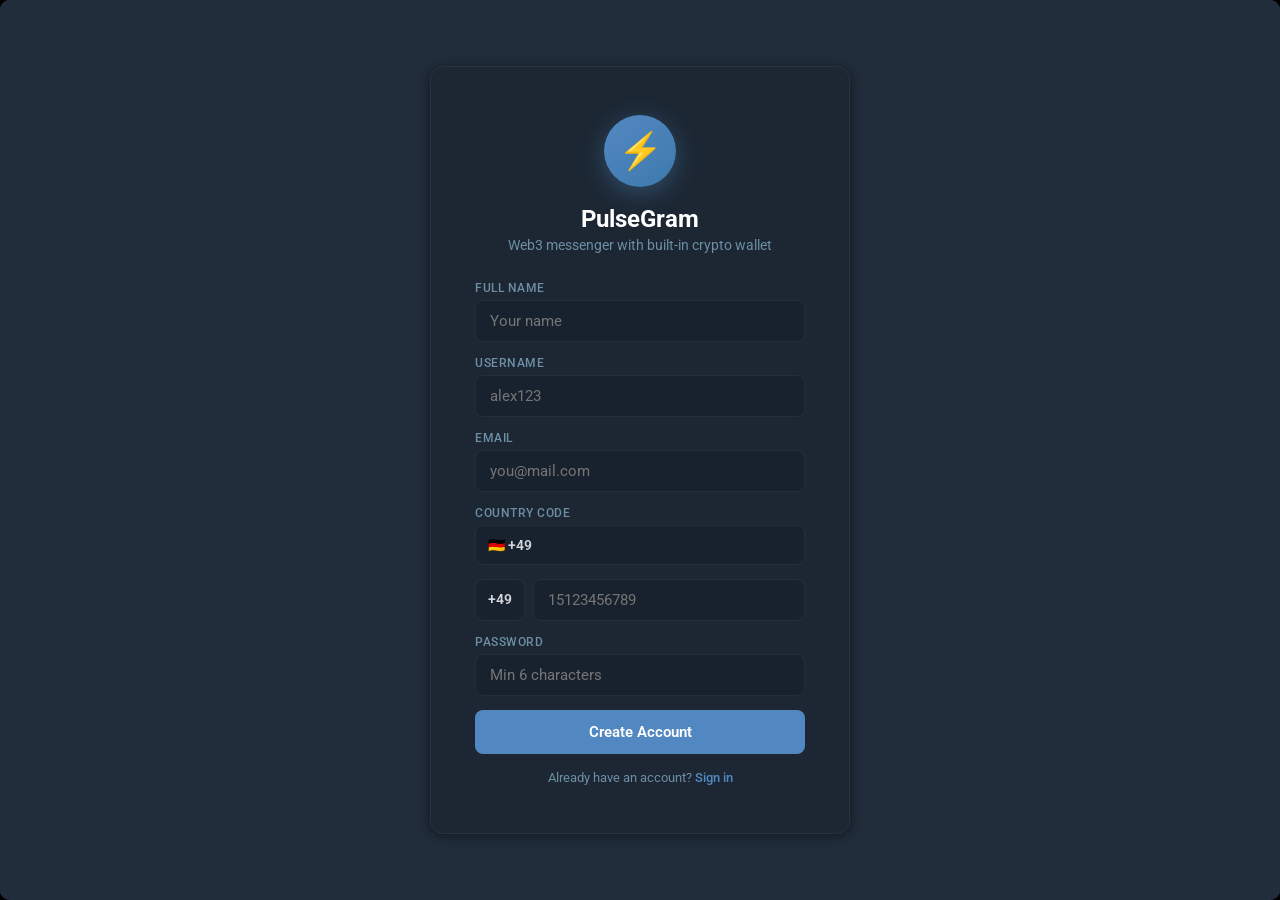
<file: PulseGram.html>
<!DOCTYPE html>
<html lang="en">
<head>
<meta charset="UTF-8">
<meta name="viewport" content="width=device-width, initial-scale=1.0">
<title>PulseGram</title>
<style>
@import url('https://fonts.googleapis.com/css2?family=Roboto:wght@300;400;500;700&display=swap');

/* ===== TELEGRAM DARK THEME EXACT COLORS ===== */
:root {
  --tg-bg: #212d3b;
  --tg-sidebar: #1c2733;
  --tg-sidebar-header: #1f2d3d;
  --tg-chat-bg: #0e1621;
  --tg-chat-header: #1f2d3d;
  --tg-bubble-in: #182533;
  --tg-bubble-out: #2b5278;
  --tg-input-bg: #1c2733;
  --tg-input-field: #18222e;
  --tg-text: #d1d5db;
  --tg-text-secondary: #6d8ea4;
  --tg-text-muted: #4a6278;
  --tg-accent: #5288c1;
  --tg-accent2: #3e7aad;
  --tg-green: #4dcd5e;
  --tg-red: #e53935;
  --tg-yellow: #f9a825;
  --tg-white: #ffffff;
  --tg-border: rgba(255,255,255,0.05);
  --tg-hover: rgba(255,255,255,0.05);
  --tg-active: rgba(82,136,193,0.2);
  --tg-divider: rgba(255,255,255,0.04);
  --tg-shadow: 0 2px 12px rgba(0,0,0,0.5);
  --tg-modal-bg: #1c2733;
  --tg-search-bg: #1b2838;
  --tg-icon: #5288c1;
}

body.light {
  --tg-bg: #f0f0f0;
  --tg-sidebar: #ffffff;
  --tg-sidebar-header: #517da2;
  --tg-chat-bg: #c8d5db;
  --tg-chat-header: #517da2;
  --tg-bubble-in: #ffffff;
  --tg-bubble-out: #eeffde;
  --tg-input-bg: #ffffff;
  --tg-input-field: #ffffff;
  --tg-text: #000000;
  --tg-text-secondary: #939ba2;
  --tg-text-muted: #b0bec5;
  --tg-accent: #2481cc;
  --tg-accent2: #1a6fad;
  --tg-border: rgba(0,0,0,0.08);
  --tg-hover: rgba(0,0,0,0.04);
  --tg-active: rgba(36,129,204,0.12);
  --tg-divider: rgba(0,0,0,0.06);
  --tg-shadow: 0 2px 12px rgba(0,0,0,0.15);
  --tg-modal-bg: #ffffff;
  --tg-search-bg: #e8eaed;
  --tg-icon: #2481cc;
}

* { margin:0; padding:0; box-sizing:border-box; }
html, body { height:100%; overflow:hidden; }

body {
  font-family: 'Roboto', -apple-system, BlinkMacSystemFont, sans-serif;
  background: #000;
  display: flex; align-items: center; justify-content: center;
  color: var(--tg-text);
  user-select: none;
}

.app {
  width: 100vw; height: 100vh;
  max-width: 1440px; max-height: 900px;
  background: var(--tg-bg);
  border-radius: 10px;
  overflow: hidden;
  display: flex;
  box-shadow: 0 0 100px rgba(0,0,0,0.9);
  position: relative;
}

/* ===================================
   LOGIN
=================================== */
.login-wrap {
  position: absolute; inset: 0; z-index: 900;
  background: var(--tg-bg);
  display: flex; align-items: center; justify-content: center;
  transition: opacity 0.3s;
}
.login-wrap.gone { opacity:0; pointer-events:none; }

.login-box {
  background: var(--tg-modal-bg);
  border-radius: 14px;
  padding: 48px 44px;
  width: 420px; max-width: 95vw;
  border: 1px solid var(--tg-border);
  box-shadow: var(--tg-shadow);
  animation: fadeSlide .35s ease;
}
@keyframes fadeSlide { from{opacity:0;transform:translateY(18px)} to{opacity:1;transform:none} }

.login-logo {
  width: 72px; height: 72px; border-radius: 50%;
  background: linear-gradient(145deg,#5288c1,#3e7aad);
  display: flex; align-items: center; justify-content: center;
  margin: 0 auto 18px;
  font-size: 36px;
  box-shadow: 0 6px 24px rgba(82,136,193,0.4);
}
.login-title { text-align:center; font-size:24px; font-weight:700; color:var(--tg-white); margin-bottom:4px; }
.login-subtitle { text-align:center; font-size:14px; color:var(--tg-text-secondary); margin-bottom:28px; }

.lf { margin-bottom:14px; }
.lf label { display:block; font-size:12px; font-weight:500; color:var(--tg-text-secondary); margin-bottom:5px; text-transform:uppercase; letter-spacing:.5px; }
.lf input {
  width:100%; padding:11px 14px;
  background: var(--tg-input-field); border: 1.5px solid var(--tg-border);
  border-radius:8px; color:var(--tg-text); font-size:15px;
  font-family:inherit; outline:none; transition:.2s;
}
.lf input:focus { border-color: var(--tg-accent); box-shadow: 0 0 0 3px rgba(82,136,193,.18); }
.lf .lerr { font-size:11px; color:var(--tg-red); margin-top:4px; display:none; }

.phone-row { display:flex; gap:8px; }
.cc-btn {
  background: var(--tg-input-field); border:1.5px solid var(--tg-border);
  border-radius:8px; padding:11px 12px; color:var(--tg-text); font-size:14px;
  font-weight:600; cursor:pointer; white-space:nowrap; transition:.2s; position:relative;
}
.cc-btn:hover { border-color:var(--tg-accent); }

.cc-list {
  position:absolute; top:calc(100% + 4px); left:0;
  background: var(--tg-modal-bg); border:1px solid var(--tg-border);
  border-radius:10px; min-width:200px; max-height:220px;
  overflow-y:auto; z-index:999; box-shadow:var(--tg-shadow);
  display:none;
}
.cc-list.show { display:block; }
.cc-item { padding:10px 14px; font-size:13px; cursor:pointer; display:flex; gap:8px; }
.cc-item:hover { background:var(--tg-hover); }

.tg-btn {
  width:100%; padding:13px; background:var(--tg-accent); color:#fff;
  border:none; border-radius:8px; font-size:15px; font-weight:600;
  cursor:pointer; font-family:inherit; transition:.2s; margin-top:4px;
  display:flex; align-items:center; justify-content:center; gap:8px;
}
.tg-btn:hover { background:var(--tg-accent2); }
.tg-btn:active { transform:scale(.98); }
.tg-btn.ghost { background:var(--tg-hover); color:var(--tg-text); margin-top:8px; }
.tg-btn.ghost:hover { background:rgba(255,255,255,.08); }
.login-switch { text-align:center; margin-top:16px; font-size:13px; color:var(--tg-text-secondary); }
.login-switch a { color:var(--tg-accent); cursor:pointer; font-weight:500; }

/* ===================================
   SIDEBAR
=================================== */
.sidebar {
  width: 320px; min-width:280px;
  background: var(--tg-sidebar);
  display: flex; flex-direction:column;
  border-right: 1px solid var(--tg-border);
  flex-shrink:0;
  position:relative; z-index:10;
}

.sb-header {
  background: var(--tg-sidebar-header);
  padding: 8px 12px;
  display: flex; align-items:center; gap:8px;
  border-bottom: 1px solid var(--tg-border);
  min-height:56px;
}

.hamburger {
  width:40px; height:40px; border-radius:50%;
  background:transparent; border:none; color:var(--tg-white);
  cursor:pointer; font-size:18px; display:flex; align-items:center; justify-content:center;
  flex-shrink:0; transition:.15s; position:relative;
}
.hamburger:hover { background:rgba(255,255,255,.1); }

.sb-search-wrap {
  flex:1;
  background: rgba(255,255,255,.08);
  border-radius:22px;
  display:flex; align-items:center; gap:6px;
  padding:0 12px;
}
.light .sb-search-wrap { background: rgba(0,0,0,.08); }
.sb-search-wrap input {
  flex:1; background:transparent; border:none; padding:9px 0;
  color:var(--tg-white); font-size:14px; outline:none; font-family:inherit;
}
.light .sb-search-wrap input { color: #000; }
.sb-search-wrap input::placeholder { color:rgba(255,255,255,.5); }
.light .sb-search-wrap input::placeholder { color:rgba(0,0,0,.4); }
.sb-search-icon { color:rgba(255,255,255,.5); font-size:15px; flex-shrink:0; }
.light .sb-search-icon { color:rgba(0,0,0,.4); }
.sb-search-wrap input:focus { outline:none; }

.chat-list-wrap { flex:1; overflow-y:auto; }
.chat-list-wrap::-webkit-scrollbar { width:3px; }
.chat-list-wrap::-webkit-scrollbar-thumb { background:rgba(255,255,255,.08); border-radius:2px; }

.chat-item {
  display:flex; align-items:center; gap:10px;
  padding:8px 14px; cursor:pointer; transition:.12s;
  position:relative;
}
.chat-item:hover { background:var(--tg-hover); }
.chat-item.active { background:var(--tg-active); }
.light .chat-item.active { background: rgba(36,129,204,.15); }

.ci-avatar {
  width:50px; height:50px; border-radius:50%; flex-shrink:0;
  display:flex; align-items:center; justify-content:center;
  font-weight:700; color:#fff; font-size:20px; position:relative;
}
.ci-online {
  width:11px; height:11px; border-radius:50%; background:var(--tg-green);
  position:absolute; bottom:1px; right:1px;
  border:2px solid var(--tg-sidebar);
}
.ci-body { flex:1; min-width:0; }
.ci-row1 { display:flex; justify-content:space-between; align-items:baseline; margin-bottom:2px; }
.ci-name { font-weight:500; font-size:15px; color:var(--tg-text); white-space:nowrap; overflow:hidden; text-overflow:ellipsis; max-width:180px; }
.ci-time { font-size:12px; color:var(--tg-text-secondary); flex-shrink:0; margin-left:4px; }
.ci-row2 { display:flex; justify-content:space-between; align-items:center; }
.ci-preview { font-size:14px; color:var(--tg-text-secondary); white-space:nowrap; overflow:hidden; text-overflow:ellipsis; max-width:190px; }
.ci-badge {
  background:var(--tg-accent); color:#fff; border-radius:12px;
  padding:1px 7px; font-size:11px; font-weight:600; flex-shrink:0; margin-left:4px;
}
.ci-badge.muted { background:var(--tg-text-muted); }
.ci-pin { color:var(--tg-text-muted); font-size:13px; margin-left:4px; }
.ci-muted-icon { color:var(--tg-text-muted); font-size:13px; }

/* ===================================
   MENU (LEFT DRAWER)
=================================== */
.drawer {
  position:absolute; top:0; left:0; bottom:0; width:280px;
  background:var(--tg-sidebar); z-index:50;
  transform:translateX(-100%); transition:transform .25s ease;
  box-shadow:4px 0 20px rgba(0,0,0,.4);
  display:flex; flex-direction:column;
}
.drawer.open { transform:translateX(0); }
.drawer-overlay {
  position:absolute; inset:0; background:rgba(0,0,0,.4); z-index:49;
  display:none; backdrop-filter:blur(1px);
}
.drawer-overlay.show { display:block; }

.drawer-profile {
  background:linear-gradient(145deg,#3e7aad,#2c5a8a);
  padding:20px 18px 14px;
}
.drawer-av {
  width:60px; height:60px; border-radius:50%;
  background:rgba(255,255,255,.2);
  display:flex; align-items:center; justify-content:center;
  font-weight:700; font-size:26px; color:#fff; margin-bottom:10px;
}
.drawer-name { font-size:16px; font-weight:600; color:#fff; }
.drawer-phone { font-size:13px; color:rgba(255,255,255,.75); margin-top:2px; }
.drawer-online { font-size:12px; color:rgba(255,255,255,.6); margin-top:2px; }

.drawer-menu { flex:1; overflow-y:auto; padding:6px 0; }
.dm-item {
  display:flex; align-items:center; gap:16px; padding:14px 18px;
  cursor:pointer; transition:.12s; font-size:15px; color:var(--tg-text);
}
.dm-item:hover { background:var(--tg-hover); }
.dm-icon { font-size:20px; width:24px; text-align:center; color:var(--tg-icon); }
.dm-sep { height:1px; background:var(--tg-divider); margin:6px 0; }

/* ===================================
   CHAT AREA
=================================== */
.chat-area {
  flex:1; display:flex; flex-direction:column;
  background:var(--tg-chat-bg);
  min-width:0; position:relative;
}

/* Chat background pattern */
.chat-area::before {
  content:''; position:absolute; inset:0; opacity:.04;
  background-image: radial-gradient(circle, rgba(82,136,193,.8) 1px, transparent 1px);
  background-size: 24px 24px;
  pointer-events:none; z-index:0;
}
.light .chat-area::before { opacity:.08; }

.no-chat {
  flex:1; display:flex; flex-direction:column;
  align-items:center; justify-content:center;
  color:var(--tg-text-secondary); z-index:1; gap:12px;
}
.no-chat-icon {
  width:96px; height:96px; border-radius:50%;
  background:rgba(82,136,193,.12);
  display:flex; align-items:center; justify-content:center; font-size:44px;
}
.no-chat h3 { font-size:20px; font-weight:400; color:var(--tg-text-secondary); }
.no-chat p { font-size:14px; color:var(--tg-text-muted); }

/* CHAT HEADER */
.chat-header {
  background: var(--tg-chat-header);
  padding: 8px 14px;
  display:flex; align-items:center; gap:10px;
  border-bottom:1px solid var(--tg-border);
  min-height:56px; z-index:2; flex-shrink:0;
}
.ch-back {
  display:none;
  background:none; border:none; color:var(--tg-white);
  font-size:22px; cursor:pointer; padding:4px;
}
.ch-user { display:flex; align-items:center; gap:10px; flex:1; cursor:pointer; min-width:0; }
.ch-av {
  width:38px; height:38px; border-radius:50%;
  display:flex; align-items:center; justify-content:center;
  font-weight:700; color:#fff; font-size:16px; flex-shrink:0;
}
.ch-name { font-weight:500; font-size:16px; color:var(--tg-white); }
.ch-status { font-size:13px; color:rgba(255,255,255,.6); margin-top:1px; }
.light .ch-name { color:#fff; }

.ch-actions { display:flex; gap:2px; }
.icon-btn {
  width:38px; height:38px; border-radius:50%;
  background:transparent; border:none; color:var(--tg-white);
  cursor:pointer; font-size:18px; display:flex; align-items:center; justify-content:center;
  transition:.12s;
}
.icon-btn:hover { background:rgba(255,255,255,.1); }
.icon-btn svg { width:20px; height:20px; fill:none; stroke:currentColor; stroke-width:1.8; stroke-linecap:round; stroke-linejoin:round; }

/* MSG SEARCH BAR */
.msg-search-bar {
  background:var(--tg-chat-header);
  padding:6px 14px;
  border-bottom:1px solid var(--tg-border);
  display:none; z-index:2; flex-shrink:0;
}
.msg-search-bar.show { display:flex; align-items:center; gap:8px; }
.msg-search-bar input {
  flex:1; background:rgba(255,255,255,.08); border:none; border-radius:20px;
  padding:8px 14px; color:var(--tg-white); font-size:14px; outline:none; font-family:inherit;
}
.light .msg-search-bar input { background:rgba(0,0,0,.08); color:#000; }
.msg-search-bar input::placeholder { color:rgba(255,255,255,.4); }
.light .msg-search-bar input::placeholder { color:rgba(0,0,0,.3); }
.msg-search-nav { display:flex; gap:4px; align-items:center; }
.search-nav-btn {
  background:none; border:none; color:rgba(255,255,255,.6); cursor:pointer;
  font-size:18px; padding:4px; border-radius:4px; transition:.12s;
}
.search-nav-btn:hover { color:#fff; }
.search-counter { font-size:12px; color:rgba(255,255,255,.5); min-width:40px; text-align:center; }

/* MESSAGES */
.messages-wrap {
  flex:1; overflow-y:auto; padding:12px 24px;
  display:flex; flex-direction:column; gap:2px;
  z-index:1; position:relative;
}
.messages-wrap::-webkit-scrollbar { width:4px; }
.messages-wrap::-webkit-scrollbar-thumb { background:rgba(255,255,255,.08); border-radius:2px; }

.date-sep { text-align:center; margin:10px 0; }
.date-sep span {
  background:rgba(0,0,0,.3); color:rgba(255,255,255,.7);
  border-radius:12px; padding:4px 12px; font-size:12px;
}
.light .date-sep span { background:rgba(255,255,255,.7); color:#555; }

.msg-row { display:flex; margin-bottom:2px; }
.msg-row.out { justify-content:flex-end; }
.msg-row + .msg-row.in .bubble { border-top-left-radius:4px; }
.msg-row + .msg-row.out .bubble { border-top-right-radius:4px; }

.bubble {
  max-width:65%; padding:8px 12px;
  border-radius:16px; position:relative;
  word-break:break-word; line-height:1.5;
  font-size:15px; cursor:pointer;
  animation:popIn .15s ease;
}
@keyframes popIn { from{opacity:0;transform:scale(.97) translateY(4px)} }

.bubble.in {
  background:var(--tg-bubble-in);
  border-bottom-left-radius:4px;
  color:var(--tg-text);
}
.bubble.out {
  background:var(--tg-bubble-out);
  border-bottom-right-radius:4px;
  color:#e8e8e8;
}
.light .bubble.in { background:#fff; color:#000; }
.light .bubble.out { background:#eeffde; color:#000; }

.bubble.gift {
  background:linear-gradient(135deg,#2b5278,#1a3a5c);
  text-align:center; padding:16px 20px; min-width:160px;
}
.light .bubble.gift { background:linear-gradient(135deg,#3390ec,#1e6fca); }
.gift-emoji { font-size:44px; display:block; margin-bottom:6px; }
.gift-label { font-size:13px; color:rgba(255,255,255,.8); margin-bottom:4px; }

.bubble-footer {
  display:flex; align-items:center; justify-content:flex-end; gap:4px;
  margin-top:4px;
}
.b-time { font-size:12px; color:var(--tg-text-muted); }
.bubble.out .b-time { color:rgba(255,255,255,.5); }
.light .bubble.out .b-time { color:rgba(0,128,0,.5); }
.b-ticks { font-size:14px; color:var(--tg-accent); }
.light .b-ticks { color:#4caf50; }

.sender-name { font-size:13px; font-weight:500; margin-bottom:2px; }

/* Typing indicator */
.typing-wrap {
  padding:4px 24px; display:none; align-items:center; gap:8px; z-index:1; flex-shrink:0;
}
.typing-wrap.show { display:flex; }
.typing-bubble {
  background:var(--tg-bubble-in); border-radius:14px; padding:10px 14px;
  display:flex; align-items:center; gap:3px;
}
.t-dot { width:7px; height:7px; border-radius:50%; background:var(--tg-text-secondary); animation:tDot 1.3s infinite; }
.t-dot:nth-child(2) { animation-delay:.2s; }
.t-dot:nth-child(3) { animation-delay:.4s; }
@keyframes tDot { 0%,60%,100%{transform:translateY(0)} 30%{transform:translateY(-5px)} }
.typing-label { font-size:13px; color:var(--tg-text-secondary); }

/* INPUT AREA */
.input-area {
  background:var(--tg-input-bg);
  border-top:1px solid var(--tg-border);
  padding:8px 12px;
  display:flex; align-items:flex-end; gap:6px;
  z-index:2; flex-shrink:0;
}
.input-left { display:flex; gap:2px; }
.input-right { display:flex; gap:2px; }

.ia-btn {
  width:42px; height:42px; border-radius:50%;
  background:transparent; border:none; color:var(--tg-text-secondary);
  cursor:pointer; font-size:22px; display:flex; align-items:center; justify-content:center;
  transition:.12s; flex-shrink:0;
}
.ia-btn:hover { color:var(--tg-accent); background:var(--tg-hover); }

.input-field-wrap {
  flex:1; background:var(--tg-input-field);
  border-radius:22px; display:flex; align-items:flex-end;
  padding:6px 14px; gap:8px;
  border:1px solid var(--tg-border);
  transition:.2s;
}
.input-field-wrap:focus-within { border-color:rgba(82,136,193,.4); }

.msg-input {
  flex:1; background:transparent; border:none; resize:none;
  color:var(--tg-text); font-size:15px; font-family:inherit;
  outline:none; line-height:1.5; max-height:140px; padding:3px 0;
}
.msg-input::placeholder { color:var(--tg-text-muted); }

.send-btn {
  width:46px; height:46px; border-radius:50%;
  background:var(--tg-accent); border:none; color:#fff;
  cursor:pointer; display:flex; align-items:center; justify-content:center;
  transition:.2s; flex-shrink:0;
}
.send-btn:hover { background:var(--tg-accent2); transform:scale(1.05); }
.send-btn:active { transform:scale(.95); }
.send-btn svg { width:22px; height:22px; fill:none; stroke:#fff; stroke-width:2; stroke-linecap:round; stroke-linejoin:round; }

/* Emoji panel */
.emoji-panel {
  position:absolute; bottom:68px; left:60px;
  background:var(--tg-modal-bg); border:1px solid var(--tg-border);
  border-radius:14px; padding:10px; z-index:50;
  display:none; flex-wrap:wrap; width:280px; gap:2px;
  box-shadow:var(--tg-shadow);
}
.emoji-panel.show { display:flex; }
.em-item {
  width:36px; height:36px; display:flex; align-items:center; justify-content:center;
  border-radius:8px; cursor:pointer; font-size:22px; transition:.1s;
}
.em-item:hover { background:var(--tg-hover); transform:scale(1.2); }

/* ===================================
   RIGHT PANEL (Profile)
=================================== */
.right-panel {
  width:0; background:var(--tg-sidebar);
  border-left:1px solid var(--tg-border);
  display:flex; flex-direction:column;
  overflow:hidden; transition:width .25s ease; flex-shrink:0;
}
.right-panel.open { width:280px; }

.rp-header {
  background:var(--tg-sidebar-header);
  padding:10px 14px; border-bottom:1px solid var(--tg-border);
  display:flex; align-items:center; gap:10px; min-height:56px;
}
.rp-title { font-size:16px; font-weight:500; color:var(--tg-white); flex:1; }
.rp-close {
  background:none; border:none; color:rgba(255,255,255,.7); cursor:pointer;
  font-size:20px; padding:4px; border-radius:50%; transition:.12s;
}
.rp-close:hover { background:rgba(255,255,255,.1); }

.rp-cover {
  height:120px;
  background:linear-gradient(145deg,#3e7aad,#2c5a8a);
  position:relative; flex-shrink:0;
}
.rp-av-wrap { position:absolute; bottom:-36px; left:50%; transform:translateX(-50%); }
.rp-avatar {
  width:72px; height:72px; border-radius:50%;
  display:flex; align-items:center; justify-content:center;
  font-weight:700; font-size:30px; color:#fff;
  border:3px solid var(--tg-sidebar);
}

.rp-body { padding:44px 16px 16px; overflow-y:auto; flex:1; }
.rp-name { text-align:center; font-size:18px; font-weight:600; color:var(--tg-text); margin-bottom:4px; }
.rp-handle { text-align:center; font-size:14px; color:var(--tg-accent); margin-bottom:20px; }

.rp-section { margin-bottom:12px; }
.rp-section-title { font-size:12px; color:var(--tg-text-secondary); text-transform:uppercase; letter-spacing:.5px; padding:0 4px; margin-bottom:6px; }
.rp-row {
  display:flex; align-items:center; gap:12px; padding:10px 8px;
  border-radius:8px; cursor:default;
}
.rp-row:hover { background:var(--tg-hover); }
.rp-row-icon { font-size:18px; color:var(--tg-icon); width:24px; text-align:center; flex-shrink:0; }
.rp-row-label { font-size:12px; color:var(--tg-text-secondary); }
.rp-row-val { font-size:14px; color:var(--tg-text); }

/* ===================================
   MODALS
=================================== */
.modal-overlay {
  position:fixed; inset:0;
  background:rgba(0,0,0,.65); backdrop-filter:blur(5px);
  display:none; align-items:center; justify-content:center; z-index:800;
}
.modal-overlay.show { display:flex; }

.modal {
  background:var(--tg-modal-bg); border-radius:14px;
  border:1px solid var(--tg-border);
  box-shadow:0 24px 64px rgba(0,0,0,.6);
  width:480px; max-width:95vw; max-height:88vh;
  overflow-y:auto; animation:fadeSlide .2s ease;
}
.modal::-webkit-scrollbar { width:3px; }
.modal::-webkit-scrollbar-thumb { background:var(--tg-hover); }

.modal-header {
  padding:18px 20px; border-bottom:1px solid var(--tg-border);
  display:flex; align-items:center; justify-content:space-between; flex-shrink:0;
}
.modal-header h2 { font-size:17px; font-weight:600; }
.modal-x {
  background:none; border:none; color:var(--tg-text-secondary); cursor:pointer;
  font-size:22px; line-height:1; padding:2px; border-radius:6px; transition:.12s;
}
.modal-x:hover { color:var(--tg-text); background:var(--tg-hover); }
.modal-body { padding:20px; }

/* Settings items */
.si {
  display:flex; align-items:center; gap:14px;
  padding:13px 20px; cursor:pointer; transition:.12s;
  border-bottom:1px solid var(--tg-divider);
}
.si:hover { background:var(--tg-hover); }
.si:last-child { border-bottom:none; }
.si-icon { font-size:20px; width:28px; text-align:center; color:var(--tg-icon); flex-shrink:0; }
.si-text { flex:1; font-size:15px; }
.si-right { font-size:14px; color:var(--tg-text-secondary); }
.si.danger .si-icon, .si.danger .si-text { color:var(--tg-red); }

/* Wallet */
.wallet-hero {
  background:linear-gradient(145deg,#2b5278,#1a3a5c);
  margin:-20px -20px 20px; padding:28px 20px;
  text-align:center; border-radius:14px 14px 0 0;
}
.light .wallet-hero { background:linear-gradient(145deg,#3390ec,#1e6fca); }
.wallet-big-num { font-size:44px; font-weight:700; color:#fff; }
.wallet-label { font-size:14px; color:rgba(255,255,255,.65); margin-top:4px; }
.wallet-addr {
  display:flex; align-items:center; gap:8px;
  background:var(--tg-hover); border-radius:10px; padding:10px 14px; margin-bottom:16px;
}
.wallet-addr-text { flex:1; font-family:monospace; font-size:12px; color:var(--tg-text-secondary); word-break:break-all; }
.w-copy { background:none; border:none; color:var(--tg-accent); cursor:pointer; font-size:16px; padding:2px; }

/* Tab bar */
.tab-bar { display:flex; background:var(--tg-hover); border-radius:10px; padding:3px; margin-bottom:16px; }
.tab-item { flex:1; padding:8px; background:transparent; border:none; border-radius:8px; color:var(--tg-text-secondary); font-size:13px; font-weight:600; cursor:pointer; font-family:inherit; transition:.15s; }
.tab-item.on { background:var(--tg-modal-bg); color:var(--tg-text); box-shadow:0 2px 6px rgba(0,0,0,.25); }
.tab-pane { display:none; }
.tab-pane.on { display:block; }

.token-card { display:flex; align-items:center; gap:12px; background:var(--tg-hover); border-radius:10px; padding:12px 14px; margin-bottom:8px; }
.token-icon { font-size:26px; }
.token-info { flex:1; }
.token-name { font-size:14px; font-weight:600; }
.token-sub { font-size:12px; color:var(--tg-text-secondary); }
.token-val { font-size:15px; font-weight:700; color:var(--tg-accent); }

.nft-grid2 { display:grid; grid-template-columns:repeat(3,1fr); gap:8px; }
.nft-c { background:var(--tg-hover); border-radius:10px; padding:12px 8px; text-align:center; }
.nft-c-em { font-size:30px; display:block; margin-bottom:4px; }
.nft-c-lbl { font-size:11px; color:var(--tg-text-secondary); }

.tx-row { padding:10px 0; border-bottom:1px solid var(--tg-divider); font-size:13px; color:var(--tg-text-secondary); display:flex; align-items:center; gap:10px; }
.tx-row:last-child { border-bottom:none; }
.tx-icon { font-size:18px; }

/* Gift */
.gift-grid2 { display:grid; grid-template-columns:repeat(3,1fr); gap:10px; margin-bottom:16px; }
.gift-c {
  text-align:center; padding:14px 10px; background:var(--tg-hover);
  border-radius:12px; cursor:pointer; border:2px solid transparent; transition:.15s;
}
.gift-c:hover { border-color:rgba(82,136,193,.5); transform:translateY(-2px); }
.gift-c.sel { border-color:var(--tg-accent); background:rgba(82,136,193,.12); }
.gift-c-em { font-size:40px; display:block; margin-bottom:6px; }
.gift-c-name { font-size:13px; font-weight:500; color:var(--tg-text); }
.gift-c-price { font-size:12px; color:var(--tg-text-secondary); margin-top:2px; }

/* Profile edit */
.pf-avatar-wrap { text-align:center; margin-bottom:20px; }
.pf-av {
  width:80px; height:80px; border-radius:50%; margin:0 auto 10px;
  display:flex; align-items:center; justify-content:center;
  font-weight:700; font-size:34px; color:#fff;
  background:linear-gradient(135deg,var(--tg-accent),var(--tg-accent2));
}
.pf-change { font-size:13px; color:var(--tg-accent); cursor:pointer; }

/* Find people */
.fp-result {
  display:flex; align-items:center; gap:12px;
  padding:10px 12px; border-radius:10px; cursor:pointer; transition:.12s;
}
.fp-result:hover { background:var(--tg-hover); }
.fp-av { width:44px; height:44px; border-radius:50%; display:flex; align-items:center; justify-content:center; font-weight:700; color:#fff; font-size:18px; flex-shrink:0; }
.fp-info { flex:1; }
.fp-name { font-size:15px; font-weight:500; }
.fp-handle { font-size:13px; color:var(--tg-text-secondary); }
.fp-online { font-size:12px; }

/* Context menu */
.ctx {
  position:fixed; background:var(--tg-modal-bg);
  border:1px solid var(--tg-border); border-radius:12px;
  padding:6px 0; z-index:900; min-width:170px;
  box-shadow:0 8px 30px rgba(0,0,0,.5);
  animation:fadeSlide .15s ease;
}
.ctx-item {
  padding:10px 16px; font-size:14px; cursor:pointer;
  display:flex; align-items:center; gap:10px; color:var(--tg-text); transition:.1s;
}
.ctx-item:hover { background:var(--tg-hover); }
.ctx-item.red { color:var(--tg-red); }
.ctx-sep { height:1px; background:var(--tg-divider); margin:4px 0; }

/* Toast */
.toast-wrap { position:fixed; top:20px; left:50%; transform:translateX(-50%); z-index:1000; display:flex; flex-direction:column; align-items:center; gap:8px; }
.toast-item {
  background:#182533; color:#e8e8e8; padding:10px 20px;
  border-radius:22px; font-size:13px; font-weight:500;
  box-shadow:0 4px 20px rgba(0,0,0,.5);
  animation:toastIn .25s ease, toastOut .25s ease 2.3s forwards;
  pointer-events:none; max-width:340px; text-align:center;
}
@keyframes toastIn { from{opacity:0;transform:translateY(-12px)} }
@keyframes toastOut { to{opacity:0;transform:translateY(-8px)} }

/* Scrollbars global */
::-webkit-scrollbar { width:4px; }
::-webkit-scrollbar-thumb { background:rgba(255,255,255,.06); border-radius:2px; }
body.light ::-webkit-scrollbar-thumb { background:rgba(0,0,0,.1); }

/* highlight */
mark { background:var(--tg-yellow); color:#000; border-radius:2px; padding:0 1px; }

/* RESPONSIVE */
@media (max-width:700px) {
  .sidebar { width:100%; }
  .chat-area { display:none; }
  .sidebar.hide { display:none; }
  .chat-area.show { display:flex; }
  .ch-back { display:flex !important; }
  .right-panel { display:none !important; }
}
</style>
</head>
<body>
<div class="app" id="APP">

<!-- ============================== LOGIN ============================== -->
<div class="login-wrap" id="loginWrap">
  <div class="login-box">
    <div class="login-logo">⚡</div>
    <div class="login-title">PulseGram</div>
    <div class="login-subtitle">Web3 messenger with built-in crypto wallet</div>

    <div id="regView">
      <div class="lf">
        <label>Full Name</label>
        <input id="rName" placeholder="Your name" autocomplete="off">
      </div>
      <div class="lf">
        <label>Username</label>
        <input id="rUser" placeholder="alex123" oninput="vUser()" autocomplete="off">
        <div class="lerr" id="eUser">Only letters, digits, underscore. Min 3 chars.</div>
      </div>
      <div class="lf">
        <label>Email</label>
        <input id="rEmail" placeholder="you@mail.com" oninput="vEmail()" autocomplete="off">
        <div class="lerr" id="eEmail">Enter a valid email.</div>
      </div>
      <div class="lf">
        <label>Country code</label>
        <div style="position:relative">
          <div class="cc-btn" id="ccBtn" onclick="toggleCC()">🇩🇪 +49</div>
          <div class="cc-list" id="ccList"></div>
        </div>
      </div>
      <div class="phone-row lf">
        <div class="cc-btn" id="ccShow" style="cursor:default">+49</div>
        <input id="rPhone" placeholder="15123456789" oninput="sanitize(this)" inputmode="numeric" style="flex:1">
      </div>
      <div class="lf">
        <label>Password</label>
        <input id="rPass" type="password" placeholder="Min 6 characters">
      </div>
      <button class="tg-btn" onclick="doRegister()">Create Account</button>
      <div class="login-switch">Already have an account? <a onclick="switchView()">Sign in</a></div>
    </div>

    <div id="loginView" style="display:none">
      <div class="lf">
        <label>Email or username</label>
        <input id="lIdent" placeholder="you@mail.com" autocomplete="off">
      </div>
      <div class="lf">
        <label>Password</label>
        <input id="lPass" type="password" placeholder="••••••">
      </div>
      <button class="tg-btn" onclick="doLogin()">Sign In</button>
      <div class="login-switch">New to PulseGram? <a onclick="switchView()">Register</a></div>
    </div>
  </div>
</div>

<!-- ============================== SIDEBAR ============================== -->
<div class="sidebar" id="sidebar">
  <!-- Drawer overlay -->
  <div class="drawer-overlay" id="drawerOverlay" onclick="closeDrawer()"></div>

  <!-- Left drawer menu -->
  <div class="drawer" id="drawer">
    <div class="drawer-profile">
      <div class="drawer-av" id="drawerAv">A</div>
      <div class="drawer-name" id="drawerName">Alex</div>
      <div class="drawer-phone" id="drawerPhone">+49 151 23456789</div>
      <div class="drawer-online">🟢 Online</div>
    </div>
    <div class="drawer-menu">
      <div class="dm-item" onclick="openMyProfile();closeDrawer()"><span class="dm-icon">👤</span>My Profile</div>
      <div class="dm-item" onclick="openWallet();closeDrawer()"><span class="dm-icon">💼</span>Wallet</div>
      <div class="dm-item" onclick="showNewGroup();closeDrawer()"><span class="dm-icon">👥</span>New Group</div>
      <div class="dm-item" onclick="openFindPeople();closeDrawer()"><span class="dm-icon">🔍</span>Find People</div>
      <div class="dm-sep"></div>
      <div class="dm-item" onclick="openSettings();closeDrawer()"><span class="dm-icon">⚙️</span>Settings</div>
      <div class="dm-item" onclick="toggleTheme()"><span class="dm-icon">🎨</span><span id="themeLabel">Light Mode</span></div>
      <div class="dm-sep"></div>
      <div class="dm-item" onclick="doLogout();closeDrawer()" style="color:var(--tg-red)"><span class="dm-icon" style="color:var(--tg-red)">🚪</span>Log Out</div>
    </div>
  </div>

  <!-- Sidebar header -->
  <div class="sb-header">
    <button class="hamburger" id="hamburgerBtn" onclick="openDrawer()">
      <svg width="22" height="22" viewBox="0 0 24 24" fill="none" stroke="currentColor" stroke-width="2" stroke-linecap="round"><line x1="3" y1="6" x2="21" y2="6"/><line x1="3" y1="12" x2="21" y2="12"/><line x1="3" y1="18" x2="21" y2="18"/></svg>
    </button>
    <div class="sb-search-wrap">
      <span class="sb-search-icon">
        <svg width="15" height="15" viewBox="0 0 24 24" fill="none" stroke="currentColor" stroke-width="2.5"><circle cx="11" cy="11" r="8"/><path d="m21 21-4.35-4.35"/></svg>
      </span>
      <input id="sbSearch" placeholder="Search" oninput="renderChatList()">
    </div>
    <button class="hamburger" onclick="showNewChatDlg()" title="New Chat">
      <svg width="20" height="20" viewBox="0 0 24 24" fill="none" stroke="currentColor" stroke-width="2"><path d="M11 4H4a2 2 0 0 0-2 2v14a2 2 0 0 0 2 2h14a2 2 0 0 0 2-2v-7"/><path d="M18.5 2.5a2.121 2.121 0 0 1 3 3L12 15l-4 1 1-4 9.5-9.5z"/></svg>
    </button>
  </div>

  <div class="chat-list-wrap" id="chatListWrap"></div>
</div>

<!-- ============================== CHAT AREA ============================== -->
<div class="chat-area" id="chatArea">

  <!-- No chat selected -->
  <div class="no-chat" id="noChat">
    <div class="no-chat-icon">💬</div>
    <h3>Open a conversation</h3>
    <p>Select a chat from the list or search for someone</p>
  </div>

  <!-- Active chat view -->
  <div id="activeChat" style="display:none;flex-direction:column;flex:1;overflow:hidden">

    <div class="chat-header" id="chatHeader">
      <button class="ch-back icon-btn" onclick="goBackToList()">
        <svg viewBox="0 0 24 24"><polyline points="15 18 9 12 15 6"/></svg>
      </button>
      <div class="ch-user" id="chUser" onclick="openContactInfo()">
        <div class="ch-av" id="chAv">M</div>
        <div>
          <div class="ch-name" id="chName">Maria</div>
          <div class="ch-status" id="chStatus">online</div>
        </div>
      </div>
      <div class="ch-actions">
        <button class="icon-btn" onclick="toggleMsgSearch()" title="Search">
          <svg viewBox="0 0 24 24"><circle cx="11" cy="11" r="8"/><path d="m21 21-4.35-4.35"/></svg>
        </button>
        <button class="icon-btn" onclick="openGiftShop()" title="Send Gift">
          <svg viewBox="0 0 24 24"><path d="M20 12v10H4V12"/><path d="M22 7H2v5h20V7z"/><path d="M12 22V7"/><path d="M12 7H7.5a2.5 2.5 0 0 1 0-5C11 2 12 7 12 7z"/><path d="M12 7h4.5a2.5 2.5 0 0 0 0-5C13 2 12 7 12 7z"/></svg>
        </button>
        <button class="icon-btn" onclick="toggleContactInfo()" title="Info">
          <svg viewBox="0 0 24 24"><circle cx="12" cy="12" r="10"/><line x1="12" y1="8" x2="12" y2="12"/><line x1="12" y1="16" x2="12.01" y2="16"/></svg>
        </button>
        <button class="icon-btn" id="moreBtn" onclick="showChatMenu(event)" title="More">
          <svg viewBox="0 0 24 24"><circle cx="12" cy="5" r="1" fill="currentColor" stroke="none"/><circle cx="12" cy="12" r="1" fill="currentColor" stroke="none"/><circle cx="12" cy="19" r="1" fill="currentColor" stroke="none"/></svg>
        </button>
      </div>
    </div>

    <div class="msg-search-bar" id="msgSearchBar">
      <svg width="16" height="16" viewBox="0 0 24 24" fill="none" stroke="currentColor" stroke-width="2.5" stroke-linecap="round"><circle cx="11" cy="11" r="8"/><path d="m21 21-4.35-4.35"/></svg>
      <input id="msgSearchInput" placeholder="Search messages…" oninput="onMsgSearch()">
      <div class="msg-search-nav">
        <span class="search-counter" id="searchCounter"></span>
        <button class="search-nav-btn" onclick="navSearch(-1)">↑</button>
        <button class="search-nav-btn" onclick="navSearch(1)">↓</button>
        <button class="search-nav-btn" onclick="toggleMsgSearch()">✕</button>
      </div>
    </div>

    <div class="messages-wrap" id="msgsWrap"></div>

    <div class="typing-wrap" id="typingWrap">
      <div class="typing-bubble">
        <div class="t-dot"></div><div class="t-dot"></div><div class="t-dot"></div>
      </div>
      <div class="typing-label" id="typingLabel">Maria is typing…</div>
    </div>

    <!-- Emoji panel -->
    <div class="emoji-panel" id="emojiPanel"></div>

    <div class="input-area">
      <div class="input-left">
        <button class="ia-btn" onclick="toggleEmoji(event)" title="Emoji">
          <svg width="24" height="24" viewBox="0 0 24 24" fill="none" stroke="currentColor" stroke-width="1.8" stroke-linecap="round"><circle cx="12" cy="12" r="10"/><path d="M8 14s1.5 2 4 2 4-2 4-2"/><line x1="9" y1="9" x2="9.01" y2="9"/><line x1="15" y1="9" x2="15.01" y2="9"/></svg>
        </button>
        <button class="ia-btn" onclick="toast('Attach files — coming soon')" title="Attach">
          <svg width="24" height="24" viewBox="0 0 24 24" fill="none" stroke="currentColor" stroke-width="1.8" stroke-linecap="round"><path d="m21.44 11.05-9.19 9.19a6 6 0 0 1-8.49-8.49l9.19-9.19a4 4 0 0 1 5.66 5.66l-9.2 9.19a2 2 0 0 1-2.83-2.83l8.49-8.48"/></svg>
        </button>
      </div>

      <div class="input-field-wrap">
        <textarea class="msg-input" id="msgInput" placeholder="Write a message…" rows="1"
          onkeydown="if(event.key==='Enter'&&!event.shiftKey){event.preventDefault();sendMessage();}"
          oninput="autoH(this)"></textarea>
      </div>

      <button class="send-btn" onclick="sendMessage()">
        <svg viewBox="0 0 24 24"><line x1="22" y1="2" x2="11" y2="13"/><polygon points="22 2 15 22 11 13 2 9 22 2"/></svg>
      </button>
    </div>
  </div>
</div>

<!-- ============================== RIGHT PANEL ============================== -->
<div class="right-panel" id="rightPanel">
  <div class="rp-header">
    <div class="rp-title">Info</div>
    <button class="rp-close" onclick="closeRP()">✕</button>
  </div>
  <div class="rp-cover"></div>
  <div class="rp-av-wrap">
    <div class="rp-avatar" id="rpAv">M</div>
  </div>
  <div class="rp-body">
    <div class="rp-name" id="rpName">Maria</div>
    <div class="rp-handle" id="rpHandle">@maria</div>
    <div class="rp-section">
      <div class="rp-section-title">Contact</div>
      <div class="rp-row"><span class="rp-row-icon">📱</span><div><div class="rp-row-label">Phone</div><div class="rp-row-val" id="rpPhone">—</div></div></div>
      <div class="rp-row"><span class="rp-row-icon">📧</span><div><div class="rp-row-label">Email</div><div class="rp-row-val" id="rpEmail">—</div></div></div>
      <div class="rp-row"><span class="rp-row-icon">🟢</span><div><div class="rp-row-label">Status</div><div class="rp-row-val" id="rpStatus">—</div></div></div>
    </div>
    <div class="rp-section">
      <div class="rp-section-title">Actions</div>
      <div class="rp-row" onclick="openGiftShop()" style="cursor:pointer"><span class="rp-row-icon">🎁</span><div><div class="rp-row-val">Send Gift</div></div></div>
      <div class="rp-row" onclick="blockContact()" style="cursor:pointer"><span class="rp-row-icon" id="rpBlockIcon">🚫</span><div><div class="rp-row-val" id="rpBlockLabel">Block Contact</div></div></div>
      <div class="rp-row" onclick="deleteChat()" style="cursor:pointer;color:var(--tg-red)"><span class="rp-row-icon" style="color:var(--tg-red)">🗑️</span><div><div class="rp-row-val" style="color:var(--tg-red)">Delete Chat</div></div></div>
    </div>
  </div>
</div>

<!-- ============================== MODALS ============================== -->

<!-- Settings -->
<div class="modal-overlay" id="settingsModal" onclick="if(event.target===this)closeM('settingsModal')">
<div class="modal" onclick="e=>e.stopPropagation()">
  <div class="modal-header"><h2>⚙️ Settings</h2><button class="modal-x" onclick="closeM('settingsModal')">✕</button></div>
  <div class="si" onclick="openMyProfile();closeM('settingsModal')"><span class="si-icon">👤</span><span class="si-text">Edit Profile</span><span class="si-right">›</span></div>
  <div class="si" onclick="openWallet();closeM('settingsModal')"><span class="si-icon">💼</span><span class="si-text">Wallet & Coins</span><span class="si-right">›</span></div>
  <div class="si" onclick="openNotifSettings()"><span class="si-icon">🔔</span><span class="si-text">Notifications</span><span class="si-right" id="notifVal">On</span></div>
  <div class="si" onclick="toggleTheme();closeM('settingsModal')"><span class="si-icon">🎨</span><span class="si-text">Theme</span><span class="si-right" id="themeVal">Dark</span></div>
  <div class="si" onclick="togglePrivacy()"><span class="si-icon">🔒</span><span class="si-text">Online Status</span><span class="si-right" id="privacyVal">Visible</span></div>
  <div class="si danger" onclick="doLogout()"><span class="si-icon">🚪</span><span class="si-text">Log Out</span></div>
  <div style="padding:12px 20px;text-align:center;font-size:12px;color:var(--tg-text-muted)">PulseGram v3.0 — Web3 Messenger</div>
</div>
</div>

<!-- Wallet -->
<div class="modal-overlay" id="walletModal" onclick="if(event.target===this)closeM('walletModal')">
<div class="modal" onclick="e=>e.stopPropagation()">
  <div class="modal-body" style="padding-top:0">
    <div class="wallet-hero">
      <div style="font-size:13px;color:rgba(255,255,255,.6);margin-bottom:4px">Total Balance</div>
      <div class="wallet-big-num">🪙 <span id="wBig">1000</span></div>
      <div class="wallet-label">PulseCoins</div>
    </div>
    <div class="wallet-addr">
      <span class="wallet-addr-text" id="wAddr">0x71C7656EC7ab88b098defB751B7401B5f6d8976F</span>
      <button class="w-copy" onclick="copyAddr()">📋</button>
    </div>
    <div class="tab-bar">
      <button class="tab-item on" onclick="switchTab(this,'tTokens')">Tokens</button>
      <button class="tab-item" onclick="switchTab(this,'tNFT')">NFT</button>
      <button class="tab-item" onclick="switchTab(this,'tActivity')">Activity</button>
    </div>
    <div class="tab-pane on" id="tTokens">
      <div class="token-card">
        <span class="token-icon">🪙</span>
        <div class="token-info"><div class="token-name">PulseCoin</div><div class="token-sub">PLS</div></div>
        <div class="token-val" id="wTokenAmt">1000</div>
      </div>
      <button class="tg-btn" style="margin-bottom:8px" onclick="buyCoins(500)">Buy 500 🪙 (Free)</button>
      <button class="tg-btn ghost" onclick="doSendCoins()">Send to Contact</button>
    </div>
    <div class="tab-pane" id="tNFT"><div id="nftGrid2" style="margin-top:4px"></div></div>
    <div class="tab-pane" id="tActivity"><div id="txList2" style="margin-top:4px"></div></div>
  </div>
  <div style="padding:0 20px 20px">
    <button class="tg-btn ghost" onclick="closeM('walletModal')">Close</button>
  </div>
</div>
</div>

<!-- Gift Shop -->
<div class="modal-overlay" id="giftModal" onclick="if(event.target===this)closeM('giftModal')">
<div class="modal" onclick="e=>e.stopPropagation()">
  <div class="modal-header"><h2>🎁 Gift Shop</h2><button class="modal-x" onclick="closeM('giftModal')">✕</button></div>
  <div class="modal-body">
    <div style="font-size:13px;color:var(--tg-text-secondary);margin-bottom:14px">Balance: 🪙 <span id="giftBalLabel">1000</span> &nbsp;·&nbsp; Sending to: <strong id="giftToLabel">—</strong></div>
    <div class="gift-grid2" id="giftGrid2"></div>
    <button class="tg-btn" id="giftSendBtn" disabled onclick="sendGift()">Select a gift to send</button>
  </div>
</div>
</div>

<!-- Profile Edit -->
<div class="modal-overlay" id="profileModal" onclick="if(event.target===this)closeM('profileModal')">
<div class="modal" onclick="e=>e.stopPropagation()">
  <div class="modal-header"><h2>👤 Edit Profile</h2><button class="modal-x" onclick="closeM('profileModal')">✕</button></div>
  <div class="modal-body">
    <div class="pf-avatar-wrap">
      <div class="pf-av" id="pfAv">A</div>
      <div class="pf-change">Change photo</div>
    </div>
    <div class="lf"><label>Name</label><input id="pfName"></div>
    <div class="lf">
      <label>Username</label>
      <input id="pfUser" oninput="vpfUser()">
      <div class="lerr" id="pfUserE">Only letters, digits, underscore. Min 3 chars.</div>
    </div>
    <div class="lf">
      <label>Email</label>
      <input id="pfEmail" oninput="vpfEmail()">
      <div class="lerr" id="pfEmailE">Enter a valid email.</div>
    </div>
    <div class="lf"><label>Phone</label><input id="pfPhone" oninput="sanitize(this)" inputmode="numeric"></div>
    <div class="lf"><label>Bio</label><input id="pfBio" placeholder="A few words about yourself…"></div>
    <button class="tg-btn" onclick="saveProfile()">Save Changes</button>
  </div>
</div>
</div>

<!-- Find People -->
<div class="modal-overlay" id="findModal" onclick="if(event.target===this)closeM('findModal')">
<div class="modal" onclick="e=>e.stopPropagation()">
  <div class="modal-header"><h2>🔍 Find People</h2><button class="modal-x" onclick="closeM('findModal')">✕</button></div>
  <div class="modal-body">
    <div class="lf" style="margin-bottom:12px"><input id="fpInput" placeholder="Search by name or @username" oninput="renderFP()"></div>
    <div id="fpResults"></div>
  </div>
</div>
</div>

<!-- Toast container -->
<div class="toast-wrap" id="toastWrap"></div>

<!-- ============================== SCRIPT ============================== -->
<script>
(()=>{
'use strict';

/* ===============================================================
   STATE
=============================================================== */
const countries = [
  {f:'🇩🇪',n:'Germany',c:'+49'},{f:'🇷🇺',n:'Russia',c:'+7'},
  {f:'🇺🇸',n:'USA',c:'+1'},{f:'🇬🇧',n:'UK',c:'+44'},
  {f:'🇫🇷',n:'France',c:'+33'},{f:'🇮🇹',n:'Italy',c:'+39'},
  {f:'🇪🇸',n:'Spain',c:'+34'},{f:'🇨🇳',n:'China',c:'+86'},
  {f:'🇯🇵',n:'Japan',c:'+81'},{f:'🇧🇷',n:'Brazil',c:'+55'},
  {f:'🇮🇳',n:'India',c:'+91'},{f:'🇰🇷',n:'Korea',c:'+82'},
];

const EMOJIS = ['😀','😂','😍','😎','😭','🥹','🤩','😴','🫶','🙏','👍','👎','🔥','❤️','💯','✨','🎉','🎁','🚀','⭐','💎','🏆','🎵','🤝','💬','💡','⚡','🌈','🦋','🎯'];

const GIFTS = [
  {id:'flower',e:'🌸',n:'Flower',p:50},
  {id:'star',e:'⭐',n:'Star',p:100},
  {id:'heart',e:'❤️',n:'Heart',p:150},
  {id:'rocket',e:'🚀',n:'Rocket',p:200},
  {id:'crown',e:'👑',n:'Crown',p:350},
  {id:'diamond',e:'💎',n:'Diamond',p:500},
  {id:'cake',e:'🎂',n:'Birthday Cake',p:250},
  {id:'trophy',e:'🏆',n:'Trophy',p:400},
  {id:'fire',e:'🔥',n:'Fire',p:75},
];

let S = {
  user: {name:'Alex',user:'alex123',email:'alex@mail.com',phone:'+4915123456789',password:'123456',balance:1000,wallet:'0x71C7656EC7ab88b098defB751B7401B5f6d8976F',bio:''},
  contacts: [
    {id:1,name:'Maria',user:'maria',av:'M',color:'#c0392b',online:true,blocked:false,archived:false,pinned:true,muted:false,email:'maria@mail.com',phone:'+79998887766'},
    {id:2,name:'Dmitry',user:'dima',av:'D',color:'#16a085',online:false,blocked:false,archived:false,pinned:false,muted:false,email:'dima@mail.com',phone:'+79995554433'},
    {id:3,name:'Anna K.',user:'anna_k',av:'A',color:'#8e44ad',online:true,blocked:false,archived:false,pinned:false,muted:false,email:'anna@mail.com',phone:'+79993332211'},
    {id:4,name:'Team PulseGram',user:'team',av:'P',color:'#2980b9',online:true,blocked:false,archived:false,pinned:true,muted:false,email:'',phone:'',isChannel:true},
    {id:5,name:'John Smith',user:'johnsmith',av:'J',color:'#d35400',online:false,blocked:false,archived:false,pinned:false,muted:true,email:'john@mail.com',phone:'+4917123456789'},
  ],
  msgs: {},
  activeId: null,
  nfts: [],
  txs: [],
  settings: {notif:true,online:true},
  theme: 'dark',
  selGift: null,
  msgSearchOpen: false,
  msgSearchResults: [],
  msgSearchIdx: 0,
};

// Init messages
S.contacts.forEach(c=>{ S.msgs[c.id]=[]; });
S.msgs[1] = [
  {id:1,from:'other',text:'Hey! Have you tried PulseGram yet?',time:'10:28'},
  {id:2,from:'me',text:'Just got in! Looks amazing 🔥',time:'10:29'},
  {id:3,from:'other',text:'It\'s got a built-in crypto wallet too 😍',time:'10:30'},
  {id:4,from:'me',text:'Wow, I can send gifts with coins? That\'s wild!',time:'10:31'},
  {id:5,from:'other',text:'Yep! Right-click on messages too 👀',time:'10:32'},
];
S.msgs[4] = [
  {id:1,from:'other',text:'Welcome to PulseGram! 🎉\n\nSend messages, gifts, manage your crypto wallet and much more. This is a full Telegram-style experience.',time:'09:00'},
  {id:2,from:'other',text:'🪙 You start with 1000 PulseCoins in your wallet. Use them in the Gift Shop!',time:'09:01'},
];
S.msgs[2] = [
  {id:1,from:'other',text:'Привет! Как дела?',time:'Yesterday'},
  {id:2,from:'me',text:'Отлично, спасибо!',time:'Yesterday'},
];

/* ===============================================================
   UTILS
=============================================================== */
const $=id=>document.getElementById(id);
const validUser=v=>/^[a-zA-Z][a-zA-Z0-9_]{2,}$/.test(v);
const validEmail=v=>/^[^\s@]+@[^\s@]+\.[^\s@]+$/.test(v);
const now=()=>new Date().toLocaleTimeString([],{hour:'2-digit',minute:'2-digit'});
const contact=id=>S.contacts.find(c=>c.id===id);
const active=()=>contact(S.activeId);

window.sanitize=el=>{el.value=el.value.replace(/\D/g,'');};

window.toast=msg=>{
  const el=document.createElement('div');
  el.className='toast-item'; el.textContent=msg;
  $('toastWrap').appendChild(el);
  setTimeout(()=>el.remove(),2700);
};

function removeCtx(){document.querySelector('.ctx')?.remove();}

/* ===============================================================
   COUNTRY SELECT
=============================================================== */
window.toggleCC=()=>{
  const list=$('ccList');
  list.innerHTML=countries.map(c=>`<div class="cc-item" onclick="selCC('${c.f}','${c.c}')">${c.f} ${c.n} <span style="color:var(--tg-text-secondary)">${c.c}</span></div>`).join('');
  list.classList.toggle('show');
};
window.selCC=(f,c)=>{
  $('ccBtn').textContent=f+' '+c;
  $('ccShow').textContent=c;
  $('ccList').classList.remove('show');
};
document.addEventListener('click',e=>{
  if(!e.target.closest('#ccBtn'))$('ccList')?.classList.remove('show');
});

/* ===============================================================
   VALIDATION
=============================================================== */
window.vUser=()=>{ const v=$('rUser').value.trim(); $('eUser').style.display=(v&&!validUser(v))?'block':'none'; };
window.vEmail=()=>{ const v=$('rEmail').value.trim(); $('eEmail').style.display=(v&&!validEmail(v))?'block':'none'; };
window.vpfUser=()=>{ const v=$('pfUser').value.trim(); $('pfUserE').style.display=(v&&!validUser(v))?'block':'none'; };
window.vpfEmail=()=>{ const v=$('pfEmail').value.trim(); $('pfEmailE').style.display=(v&&!validEmail(v))?'block':'none'; };

/* ===============================================================
   AUTH
=============================================================== */
window.switchView=()=>{
  const r=$('regView'),l=$('loginView');
  const show=r.style.display==='none';
  r.style.display=show?'block':'none';
  l.style.display=show?'none':'block';
};

window.doRegister=()=>{
  const n=$('rName').value.trim(),u=$('rUser').value.trim(),
        e=$('rEmail').value.trim(),p=$('rPass').value;
  if(!n||!u||!e||!p){toast('Please fill all required fields');return;}
  if(!validUser(u)){toast('Invalid username format');return;}
  if(!validEmail(e)){toast('Invalid email address');return;}
  if(p.length<6){toast('Password must be at least 6 characters');return;}
  S.user.name=n; S.user.user=u; S.user.email=e;
  S.user.phone='+'+($('rPhone').value||'49151234567');
  launchApp();
};

window.doLogin=()=>{
  const id=$('lIdent').value.trim(),p=$('lPass').value;
  if(id===S.user.email||id===S.user.user){
    if(p===S.user.password){launchApp();return;}
    toast('Incorrect password');
  } else toast('User not found');
};

function launchApp(){
  $('loginWrap').classList.add('gone');
  $('sidebar').style.display='';
  $('chatArea').style.display='';
  renderChatList();
  openChat(4); // open welcome channel
}

window.doLogout=()=>{
  S.activeId=null;
  closeAllModals(); closeRP();
  $('loginWrap').classList.remove('gone');
  $('noChat').style.display='flex';
  $('activeChat').style.display='none';
  $('msgsWrap').innerHTML='';
  renderChatList();
  toast('You have been logged out');
};

/* ===============================================================
   DRAWER
=============================================================== */
window.openDrawer=()=>{
  $('drawer').classList.add('open');
  $('drawerOverlay').classList.add('show');
  $('drawerAv').textContent=S.user.name[0].toUpperCase();
  $('drawerName').textContent=S.user.name;
  $('drawerPhone').textContent=S.user.phone;
};
window.closeDrawer=()=>{
  $('drawer').classList.remove('open');
  $('drawerOverlay').classList.remove('show');
};

/* ===============================================================
   CHAT LIST
=============================================================== */
function renderChatList(){
  const q=($('sbSearch')?.value||'').toLowerCase();
  const sorted=[...S.contacts]
    .filter(c=>!c.archived&&(c.name.toLowerCase().includes(q)||('@'+c.user).includes(q)))
    .sort((a,b)=>(b.pinned?1:0)-(a.pinned?1:0));

  if(!sorted.length){
    $('chatListWrap').innerHTML='<div style="padding:20px;text-align:center;font-size:13px;color:var(--tg-text-muted)">No results</div>';
    return;
  }
  $('chatListWrap').innerHTML=sorted.map(c=>{
    const msgs=S.msgs[c.id]||[];
    const last=msgs[msgs.length-1];
    let preview=last?(last.from==='me'?'You: ':'')+(last.type==='gift'?'🎁 '+last.text:(last.text||'').split('\n')[0]):'';
    if(preview.length>45)preview=preview.slice(0,45)+'…';
    const active=S.activeId===c.id;
    return `<div class="chat-item ${active?'active':''}" onclick="openChat(${c.id})">
      <div class="ci-avatar" style="background:${c.color}">
        ${c.av}
        ${c.online?'<div class="ci-online"></div>':''}
      </div>
      <div class="ci-body">
        <div class="ci-row1">
          <div class="ci-name">${c.isChannel?'📢 ':c.pinned?'📌 ':''}${c.name}</div>
          <div class="ci-time">${last?.time||''}</div>
        </div>
        <div class="ci-row2">
          <div class="ci-preview">${c.muted?'🔇 ':''}${preview||'No messages yet'}</div>
          ${c.unread?`<span class="ci-badge ${c.muted?'muted':''}">${c.unread}</span>`:
            c.pinned&&!active?'<span class="ci-pin">📌</span>':''}
        </div>
      </div>
    </div>`;
  }).join('');
}

/* ===============================================================
   OPEN CHAT
=============================================================== */
window.openChat=function(id){
  const c=contact(id);
  if(!c){return;}
  if(c.blocked){toast('This contact is blocked');return;}
  S.activeId=id;
  c.unread=0;

  $('noChat').style.display='none';
  $('activeChat').style.display='flex';
  $('activeChat').style.flexDirection='column';
  $('activeChat').style.flex='1';
  $('activeChat').style.overflow='hidden';

  $('chAv').textContent=c.av;
  $('chAv').style.background=c.color;
  $('chName').textContent=c.name;
  updateStatus();
  $('typingLabel').textContent=c.name+' is typing…';

  S.msgSearchOpen=false;
  $('msgSearchBar').classList.remove('show');
  $('msgSearchInput').value='';
  $('searchCounter').textContent='';
  $('emojiPanel').classList.remove('show');

  renderMsgs();
  renderChatList();
  closeRP();

  // Mobile: hide sidebar
  if(window.innerWidth<=700){
    $('sidebar').classList.add('hide');
    $('chatArea').classList.add('show');
  }
};

function updateStatus(){
  const c=active();
  if(!c)return;
  $('chStatus').textContent=c.online?'🟢 online':'last seen recently';
  $('chStatus').style.color=c.online?'#4dcd5e':'rgba(255,255,255,.5)';
}

window.goBackToList=()=>{
  $('sidebar').classList.remove('hide');
  $('chatArea').classList.remove('show');
};

/* ===============================================================
   RENDER MESSAGES
=============================================================== */
function renderMsgs(){
  if(!S.activeId)return;
  const msgs=S.msgs[S.activeId]||[];
  const q=S.msgSearchOpen?($('msgSearchInput')?.value.toLowerCase()||''):'';

  let html='<div class="date-sep"><span>Today</span></div>';
  let matchCount=0; S.msgSearchResults=[];

  msgs.forEach((m,i)=>{
    const out=m.from==='me';
    let txt=(m.text||'').replace(/</g,'&lt;').replace(/\n/g,'<br>');
    let matched=false;
    if(q&&txt.toLowerCase().includes(q)){
      txt=txt.replace(new RegExp('('+q.replace(/[.*+?^${}()|[\]\\]/g,'\\$&')+')','gi'),'<mark>$1</mark>');
      matched=true; matchCount++;
      S.msgSearchResults.push(m.id);
    }

    if(m.type==='gift'){
      html+=`<div class="msg-row out" data-mid="${m.id}">
        <div class="bubble gift">
          <span class="gift-emoji">${m.emoji}</span>
          <div class="gift-label">${txt}</div>
          <div class="bubble-footer"><span class="b-time">${m.time}</span><span class="b-ticks">✓✓</span></div>
        </div></div>`;
    } else {
      html+=`<div class="msg-row ${out?'out':'in'}" data-mid="${m.id}" ${matched?`id="match-${m.id}"`:''}">
        <div class="bubble ${out?'out':'in'} ${matched?'matched':''}">
          ${txt}
          <div class="bubble-footer">
            <span class="b-time">${m.time}</span>
            ${out?'<span class="b-ticks">✓✓</span>':''}
          </div>
        </div></div>`;
    }
  });

  $('msgsWrap').innerHTML=html;
  $('msgsWrap').scrollTop=$('msgsWrap').scrollHeight;

  if(q){
    $('searchCounter').textContent=matchCount?`${S.msgSearchIdx+1}/${matchCount}`:'0 results';
    scrollToSearchResult();
  }
}

/* ===============================================================
   SEND MESSAGE
=============================================================== */
window.sendMessage=()=>{
  if(!S.activeId)return;
  const txt=$('msgInput').value.trim();
  if(!txt)return;
  const c=active();
  const msg={id:Date.now(),from:'me',text:txt,time:now()};
  S.msgs[S.activeId].push(msg);
  $('msgInput').value='';
  $('msgInput').style.height='auto';
  renderMsgs(); renderChatList();

  if(c.online){
    $('typingWrap').classList.add('show');
    setTimeout(()=>{
      $('typingWrap').classList.remove('show');
      const replies=[
        'Got it! 👍','Interesting! Tell me more.','lol 😂','Sure thing!',
        'Makes sense! ✨','That\'s cool!','👀','Really? wow!','💯','OK!'
      ];
      const r=replies[Math.floor(Math.random()*replies.length)];
      S.msgs[S.activeId].push({id:Date.now(),from:'other',text:r,time:now()});
      if(S.activeId===c.id){renderMsgs();renderChatList();}
      else{c.unread=(c.unread||0)+1;renderChatList();}
    },1400+Math.random()*800);
  }
};

window.autoH=el=>{el.style.height='auto';el.style.height=Math.min(el.scrollHeight,140)+'px';};

/* ===============================================================
   MESSAGE SEARCH
=============================================================== */
window.toggleMsgSearch=()=>{
  S.msgSearchOpen=!S.msgSearchOpen;
  const bar=$('msgSearchBar');
  bar.classList.toggle('show',S.msgSearchOpen);
  if(S.msgSearchOpen)$('msgSearchInput').focus();
  else{$('msgSearchInput').value='';$('searchCounter').textContent='';S.msgSearchIdx=0;renderMsgs();}
};
window.onMsgSearch=()=>{S.msgSearchIdx=0;renderMsgs();};
window.navSearch=(d)=>{
  if(!S.msgSearchResults.length)return;
  S.msgSearchIdx=Math.max(0,Math.min(S.msgSearchResults.length-1,S.msgSearchIdx+d));
  $('searchCounter').textContent=`${S.msgSearchIdx+1}/${S.msgSearchResults.length}`;
  scrollToSearchResult();
};
function scrollToSearchResult(){
  if(!S.msgSearchResults.length)return;
  const id=S.msgSearchResults[S.msgSearchIdx];
  const el=document.getElementById('match-'+id);
  if(el)el.scrollIntoView({behavior:'smooth',block:'center'});
}

/* ===============================================================
   CONTEXT MENU
=============================================================== */
$('msgsWrap').addEventListener('contextmenu',e=>{
  const bubble=e.target.closest('.bubble');
  if(!bubble)return;
  e.preventDefault();
  removeCtx();
  const row=bubble.closest('.msg-row');
  const mid=parseInt(row?.dataset.mid);
  const msg=S.msgs[S.activeId]?.find(m=>m.id===mid);
  const out=msg?.from==='me';
  const menu=document.createElement('div');
  menu.className='ctx';
  menu.style.left=Math.min(e.clientX,window.innerWidth-185)+'px';
  menu.style.top=Math.min(e.clientY,window.innerHeight-140)+'px';
  menu.innerHTML=`
    <div class="ctx-item" onclick="replyMsg(${mid})">↩️ Reply</div>
    <div class="ctx-item" onclick="copyMsg(${mid})">📋 Copy Text</div>
    ${out?`<div class="ctx-item" onclick="editMsg(${mid})">✏️ Edit</div>`:''}
    <div class="ctx-item" onclick="fwdMsg(${mid})">↗️ Forward</div>
    <div class="ctx-sep"></div>
    <div class="ctx-item" onclick="pinMsg(${mid})">📌 Pin</div>
    <div class="ctx-sep"></div>
    <div class="ctx-item red" onclick="delMsg(${mid})">🗑️ Delete</div>`;
  document.body.appendChild(menu);
  setTimeout(()=>{
    const h=ev=>{if(!menu.contains(ev.target)){removeCtx();document.removeEventListener('click',h);}};
    document.addEventListener('click',h);
  },0);
});

window.copyMsg=mid=>{
  const m=S.msgs[S.activeId]?.find(x=>x.id===mid);
  if(m)navigator.clipboard.writeText(m.text).catch(()=>{});
  toast('Copied!'); removeCtx();
};
window.delMsg=mid=>{
  if(!S.activeId)return;
  S.msgs[S.activeId]=S.msgs[S.activeId].filter(m=>m.id!==mid);
  renderMsgs(); removeCtx(); toast('Message deleted');
};
window.replyMsg=mid=>{
  const m=S.msgs[S.activeId]?.find(x=>x.id===mid);
  if(m){$('msgInput').value='> '+m.text.slice(0,60)+'\n';$('msgInput').focus();}
  removeCtx();
};
window.editMsg=mid=>{
  const m=S.msgs[S.activeId]?.find(x=>x.id===mid);
  if(m){$('msgInput').value=m.text;$('msgInput').focus(); delMsg(mid);}
  removeCtx();
};
window.fwdMsg=mid=>{toast('Forward — coming soon');removeCtx();};
window.pinMsg=mid=>{toast('Message pinned');removeCtx();};

/* ===============================================================
   EMOJI
=============================================================== */
const ep=$('emojiPanel');
ep.innerHTML=EMOJIS.map(e=>`<div class="em-item" onclick="insertEmoji('${e}')">${e}</div>`).join('');

window.toggleEmoji=evt=>{
  evt.stopPropagation();
  ep.classList.toggle('show');
  if(ep.classList.contains('show')){
    setTimeout(()=>{
      const h=ev=>{if(!ep.contains(ev.target)&&!ev.target.closest('.ia-btn')){ep.classList.remove('show');document.removeEventListener('click',h);}};
      document.addEventListener('click',h);
    },0);
  }
};
window.insertEmoji=e=>{$('msgInput').value+=e;$('msgInput').focus();};

/* ===============================================================
   CHAT MENU (More button)
=============================================================== */
window.showChatMenu=e=>{
  e.stopPropagation(); removeCtx();
  const btn=$('moreBtn');
  const rect=btn.getBoundingClientRect();
  const menu=document.createElement('div');
  menu.className='ctx';
  menu.style.right=(window.innerWidth-rect.right)+'px';
  menu.style.top=(rect.bottom+6)+'px';
  menu.style.left='auto';
  const c=active();
  if(!c)return;
  menu.innerHTML=`
    <div class="ctx-item" onclick="pinChat();removeCtx()">${c.pinned?'📌 Unpin':'📌 Pin'} Chat</div>
    <div class="ctx-item" onclick="muteChat();removeCtx()">${c.muted?'🔔 Unmute':'🔇 Mute'}</div>
    <div class="ctx-item" onclick="archiveChat();removeCtx()">📦 Archive Chat</div>
    <div class="ctx-sep"></div>
    <div class="ctx-item red" onclick="deleteChat();removeCtx()">🗑️ Delete Chat</div>`;
  document.body.appendChild(menu);
  setTimeout(()=>{
    const h=ev=>{if(!menu.contains(ev.target)){removeCtx();document.removeEventListener('click',h);}};
    document.addEventListener('click',h);
  },0);
};

window.pinChat=()=>{ const c=active(); if(c){c.pinned=!c.pinned;toast(c.pinned?'Chat pinned':'Chat unpinned');renderChatList();} };
window.muteChat=()=>{ const c=active(); if(c){c.muted=!c.muted;toast(c.muted?'Chat muted':'Chat unmuted');renderChatList();} };
window.archiveChat=()=>{ const c=active(); if(!c)return; c.archived=true; S.activeId=null; $('activeChat').style.display='none'; $('noChat').style.display='flex'; renderChatList(); toast('Chat archived'); };
window.deleteChat=()=>{
  const c=active(); if(!c)return;
  S.contacts=S.contacts.filter(x=>x.id!==c.id);
  delete S.msgs[c.id]; S.activeId=null;
  $('activeChat').style.display='none';
  $('noChat').style.display='flex';
  renderChatList(); closeRP(); toast('Chat deleted');
};
window.blockContact=()=>{
  const c=active(); if(!c)return;
  c.blocked=!c.blocked;
  $('rpBlockLabel').textContent=c.blocked?'Unblock Contact':'Block Contact';
  $('rpBlockIcon').textContent=c.blocked?'✅':'🚫';
  toast(c.blocked?`${c.name} blocked`:`${c.name} unblocked`);
};

/* ===============================================================
   RIGHT PANEL
=============================================================== */
window.toggleContactInfo=()=>{ if($('rightPanel').classList.contains('open'))closeRP(); else openContactInfo(); };
window.openContactInfo=()=>{
  const c=active(); if(!c)return;
  $('rpAv').textContent=c.av; $('rpAv').style.background=c.color;
  $('rpName').textContent=c.name; $('rpHandle').textContent='@'+c.user;
  $('rpPhone').textContent=c.phone||'—'; $('rpEmail').textContent=c.email||'—';
  $('rpStatus').textContent=c.online?'🟢 Online':'⚫ Offline';
  $('rpBlockLabel').textContent=c.blocked?'Unblock Contact':'Block Contact';
  $('rpBlockIcon').textContent=c.blocked?'✅':'🚫';
  $('rightPanel').classList.add('open');
};
window.closeRP=()=>$('rightPanel').classList.remove('open');

/* ===============================================================
   MY PROFILE
=============================================================== */
window.openMyProfile=()=>{
  $('pfAv').textContent=S.user.name[0].toUpperCase();
  $('pfName').value=S.user.name; $('pfUser').value=S.user.user;
  $('pfEmail').value=S.user.email; $('pfPhone').value=S.user.phone.replace(/\D/g,'');
  $('pfBio').value=S.user.bio||'';
  $('profileModal').classList.add('show');
};
window.saveProfile=()=>{
  const n=$('pfName').value.trim(),u=$('pfUser').value.trim(),e=$('pfEmail').value.trim();
  if(!n){toast('Name is required');return;}
  if(!validUser(u)){toast('Invalid username');return;}
  if(!validEmail(e)){toast('Invalid email');return;}
  const taken=S.contacts.some(c=>c.user===u);
  if(taken){toast('Username already taken');return;}
  S.user.name=n; S.user.user=u; S.user.email=e;
  S.user.phone='+'+($('pfPhone').value||'49151234567');
  S.user.bio=$('pfBio').value.trim();
  renderChatList(); closeM('profileModal'); toast('Profile saved ✓');
};

/* ===============================================================
   SETTINGS
=============================================================== */
window.openSettings=()=>{
  $('themeVal').textContent=S.theme==='dark'?'Dark':'Light';
  $('privacyVal').textContent=S.settings.online?'Visible':'Hidden';
  $('notifVal').textContent=S.settings.notif?'On':'Off';
  $('settingsModal').classList.add('show');
};
window.toggleTheme=()=>{
  S.theme=S.theme==='dark'?'light':'dark';
  document.body.classList.toggle('light',S.theme==='light');
  $('themeLabel').textContent=S.theme==='dark'?'Light Mode':'Dark Mode';
  $('themeVal').textContent=S.theme==='dark'?'Dark':'Light';
  toast(`Switched to ${S.theme} theme`);
};
window.togglePrivacy=()=>{
  S.settings.online=!S.settings.online;
  $('privacyVal').textContent=S.settings.online?'Visible':'Hidden';
  toast(`Online status: ${S.settings.online?'Visible':'Hidden'}`);
};
window.openNotifSettings=()=>{
  S.settings.notif=!S.settings.notif;
  $('notifVal').textContent=S.settings.notif?'On':'Off';
  toast(`Notifications: ${S.settings.notif?'enabled':'disabled'}`);
};

/* ===============================================================
   WALLET
=============================================================== */
window.openWallet=()=>{
  $('wBig').textContent=S.user.balance;
  $('wTokenAmt').textContent=S.user.balance;
  $('wAddr').textContent=S.user.wallet;
  $('nftGrid2').innerHTML=S.nfts.length
    ?'<div class="nft-grid2">'+S.nfts.map(n=>`<div class="nft-c"><span class="nft-c-em">${n.e}</span><span class="nft-c-lbl">${n.n}</span></div>`).join('')+'</div>'
    :'<div style="color:var(--tg-text-muted);font-size:13px;padding:12px 0">No NFTs yet. Buy gifts to collect!</div>';
  $('txList2').innerHTML=S.txs.length
    ?S.txs.map(t=>`<div class="tx-row"><span class="tx-icon">${t.icon}</span><span>${t.text}</span><span style="margin-left:auto;font-weight:600;color:${t.pos?'var(--tg-green)':'var(--tg-red)'}">${t.pos?'+':'-'}${t.amt} 🪙</span></div>`).join('')
    :'<div style="color:var(--tg-text-muted);font-size:13px;padding:12px 0">No activity yet</div>';
  $('walletModal').classList.add('show');
};
window.buyCoins=n=>{
  S.user.balance+=n;
  S.txs.unshift({icon:'🪙',text:`Purchased PulseCoins`,amt:n,pos:true});
  renderChatList(); toast(`+${n} 🪙 added to wallet!`); openWallet();
};
window.doSendCoins=()=>{
  if(!active()){toast('Open a chat first');return;}
  const amt=parseInt(prompt(`Send PulseCoins to @${active().user}\nAvailable: ${S.user.balance} 🪙\nAmount:`));
  if(!amt||amt<=0)return;
  if(S.user.balance<amt){toast('Insufficient balance');return;}
  S.user.balance-=amt;
  S.txs.unshift({icon:'↗️',text:`Sent to @${active().user}`,amt,pos:false});
  renderChatList(); toast(`Sent ${amt} 🪙 to @${active().user}`); openWallet();
};
window.copyAddr=()=>{navigator.clipboard.writeText(S.user.wallet).catch(()=>{}); toast('Wallet address copied!');};
window.switchTab=(btn,tid)=>{
  const modal=btn.closest('.modal');
  modal.querySelectorAll('.tab-item').forEach(b=>b.classList.remove('on'));
  modal.querySelectorAll('.tab-pane').forEach(p=>p.classList.remove('on'));
  btn.classList.add('on'); $(tid).classList.add('on');
};

/* ===============================================================
   GIFT SHOP
=============================================================== */
window.openGiftShop=()=>{
  if(!S.activeId){toast('Select a chat first');return;}
  S.selGift=null;
  const c=active();
  $('giftBalLabel').textContent=S.user.balance;
  $('giftToLabel').textContent=c.name;
  $('giftGrid2').innerHTML=GIFTS.map(g=>`
    <div class="gift-c" onclick="selGift('${g.id}',this)">
      <span class="gift-c-em">${g.e}</span>
      <div class="gift-c-name">${g.n}</div>
      <div class="gift-c-price">🪙 ${g.p}</div>
    </div>`).join('');
  const btn=$('giftSendBtn');
  btn.disabled=true; btn.textContent='Select a gift to send';
  $('giftModal').classList.add('show');
};
window.selGift=(id,el)=>{
  S.selGift=id;
  document.querySelectorAll('.gift-c').forEach(c=>c.classList.remove('sel'));
  el.classList.add('sel');
  const g=GIFTS.find(x=>x.id===id);
  const btn=$('giftSendBtn');
  btn.disabled=S.user.balance<g.p;
  btn.textContent=btn.disabled?`Need ${g.p} 🪙 (you have ${S.user.balance})`:`Send ${g.e} ${g.n} — ${g.p} 🪙`;
};
window.sendGift=()=>{
  if(!S.selGift||!S.activeId)return;
  const g=GIFTS.find(x=>x.id===S.selGift);
  if(S.user.balance<g.p){toast('Insufficient balance');return;}
  S.user.balance-=g.p;
  S.msgs[S.activeId].push({id:Date.now(),from:'me',type:'gift',emoji:g.e,text:`Gift: ${g.n}`,time:now()});
  S.nfts.push({e:g.e,n:g.n});
  S.txs.unshift({icon:g.e,text:`Gift "${g.n}" to @${active().user}`,amt:g.p,pos:false});
  closeM('giftModal'); renderMsgs(); renderChatList(); toast(`🎁 Sent ${g.e} ${g.n}!`);
};

/* ===============================================================
   FIND PEOPLE
=============================================================== */
window.openFindPeople=()=>{
  $('fpInput').value=''; renderFP();
  $('findModal').classList.add('show');
};
window.renderFP=()=>{
  const q=($('fpInput')?.value||'').toLowerCase();
  const res=S.contacts.filter(c=>c.name.toLowerCase().includes(q)||c.user.includes(q));
  $('fpResults').innerHTML=res.map(c=>`
    <div class="fp-result" onclick="openChat(${c.id});closeM('findModal')">
      <div class="fp-av" style="background:${c.color}">${c.av}</div>
      <div class="fp-info">
        <div class="fp-name">${c.name}</div>
        <div class="fp-handle">@${c.user}</div>
      </div>
      <div class="fp-online" style="color:${c.online?'var(--tg-green)':'var(--tg-text-muted)'}">${c.online?'● online':'offline'}</div>
    </div>`).join('')||'<div style="color:var(--tg-text-muted);font-size:13px;padding:10px 0">No results</div>';
};

window.showNewChatDlg=()=>{
  const u=prompt('Enter username (without @):');
  if(!u)return;
  const c=S.contacts.find(x=>x.user===u.toLowerCase().replace('@',''));
  if(c)openChat(c.id); else toast('User not found');
};

window.showNewGroup=()=>toast('Create Group — coming soon');

/* ===============================================================
   MODALS
=============================================================== */
window.openM=id=>$(id).classList.add('show');
window.closeM=id=>$(id).classList.remove('show');
function closeAllModals(){document.querySelectorAll('.modal-overlay').forEach(m=>m.classList.remove('show'));}
document.addEventListener('keydown',e=>{if(e.key==='Escape'){closeAllModals();removeCtx();$('emojiPanel').classList.remove('show');}});

/* ===============================================================
   INIT
=============================================================== */
// Build country list
$('ccList').innerHTML=countries.map(c=>`<div class="cc-item" onclick="selCC('${c.f}','${c.c}')">${c.f} ${c.n} <span style="color:var(--tg-text-secondary)">${c.c}</span></div>`).join('');

// Dismiss clicks
document.addEventListener('click',removeCtx);

// Init chat list (empty state)
renderChatList();

})();
</script>
</body>
</html>
</file>
